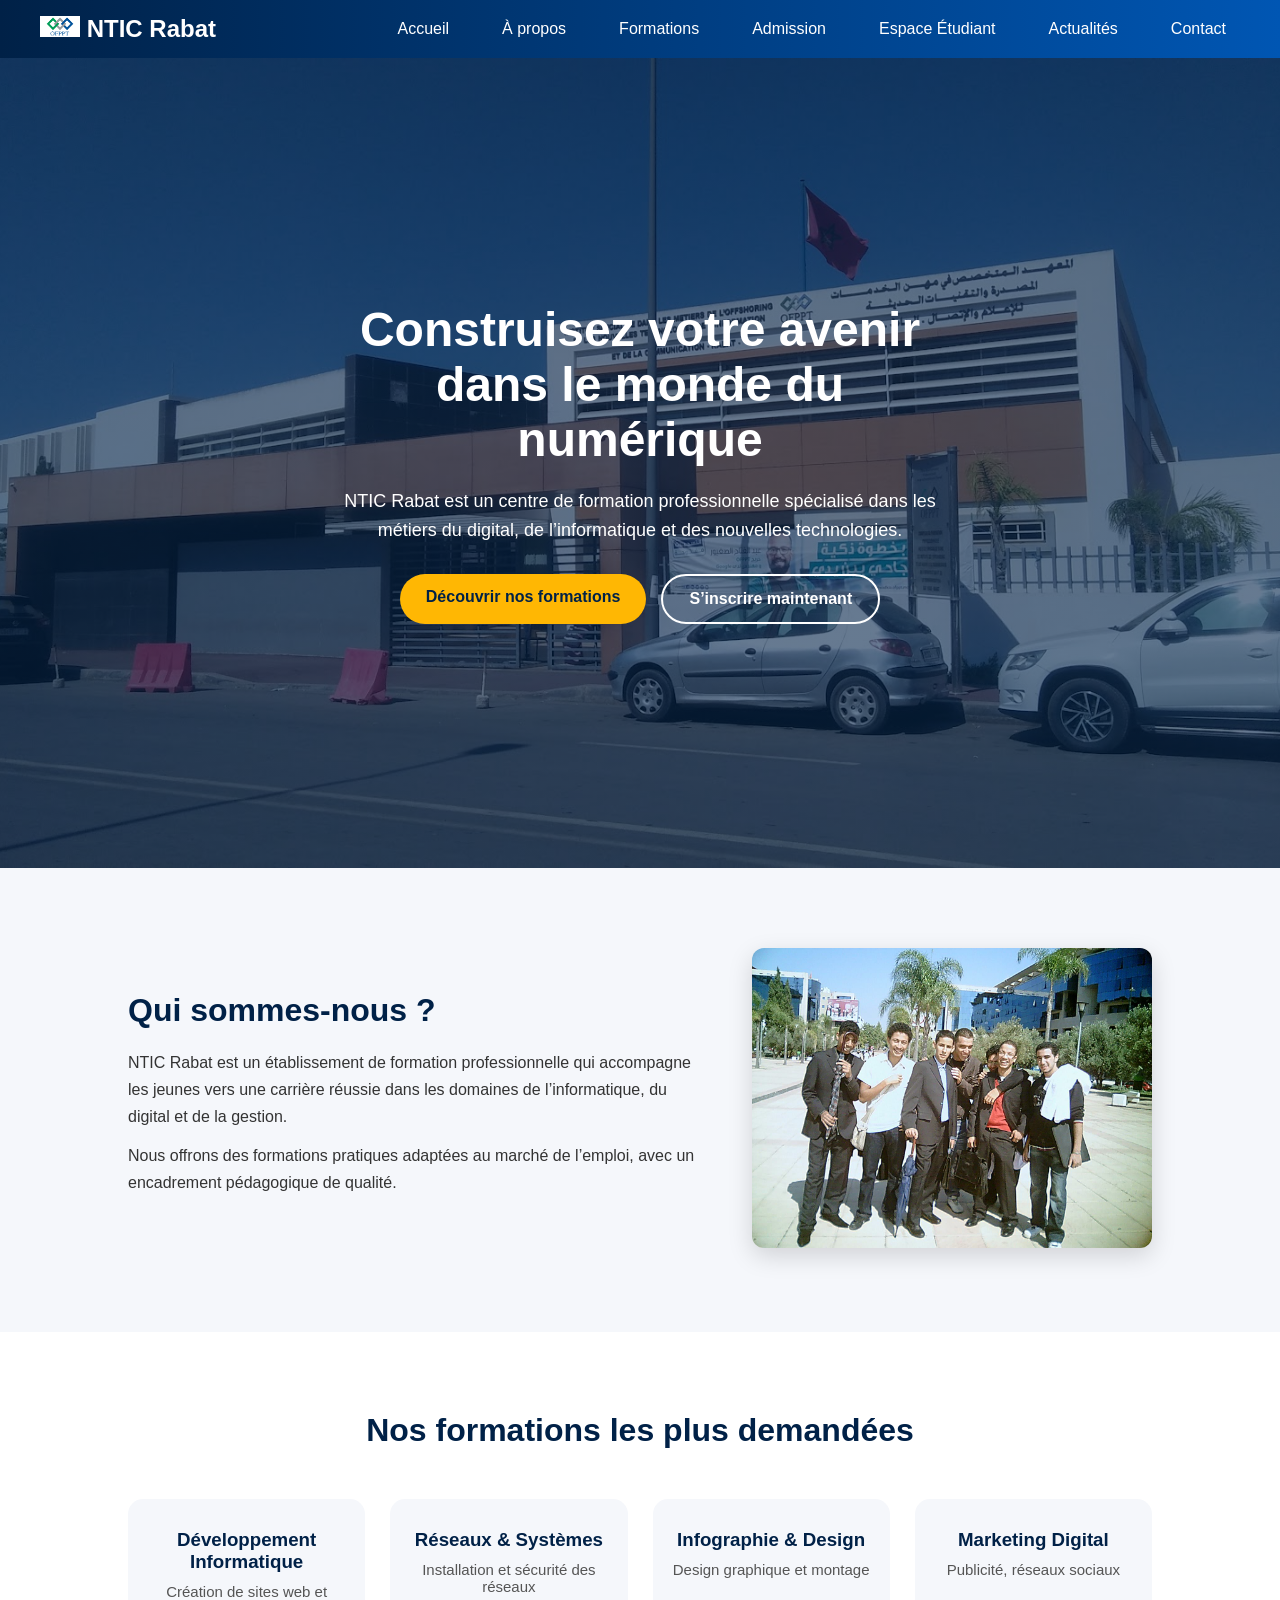
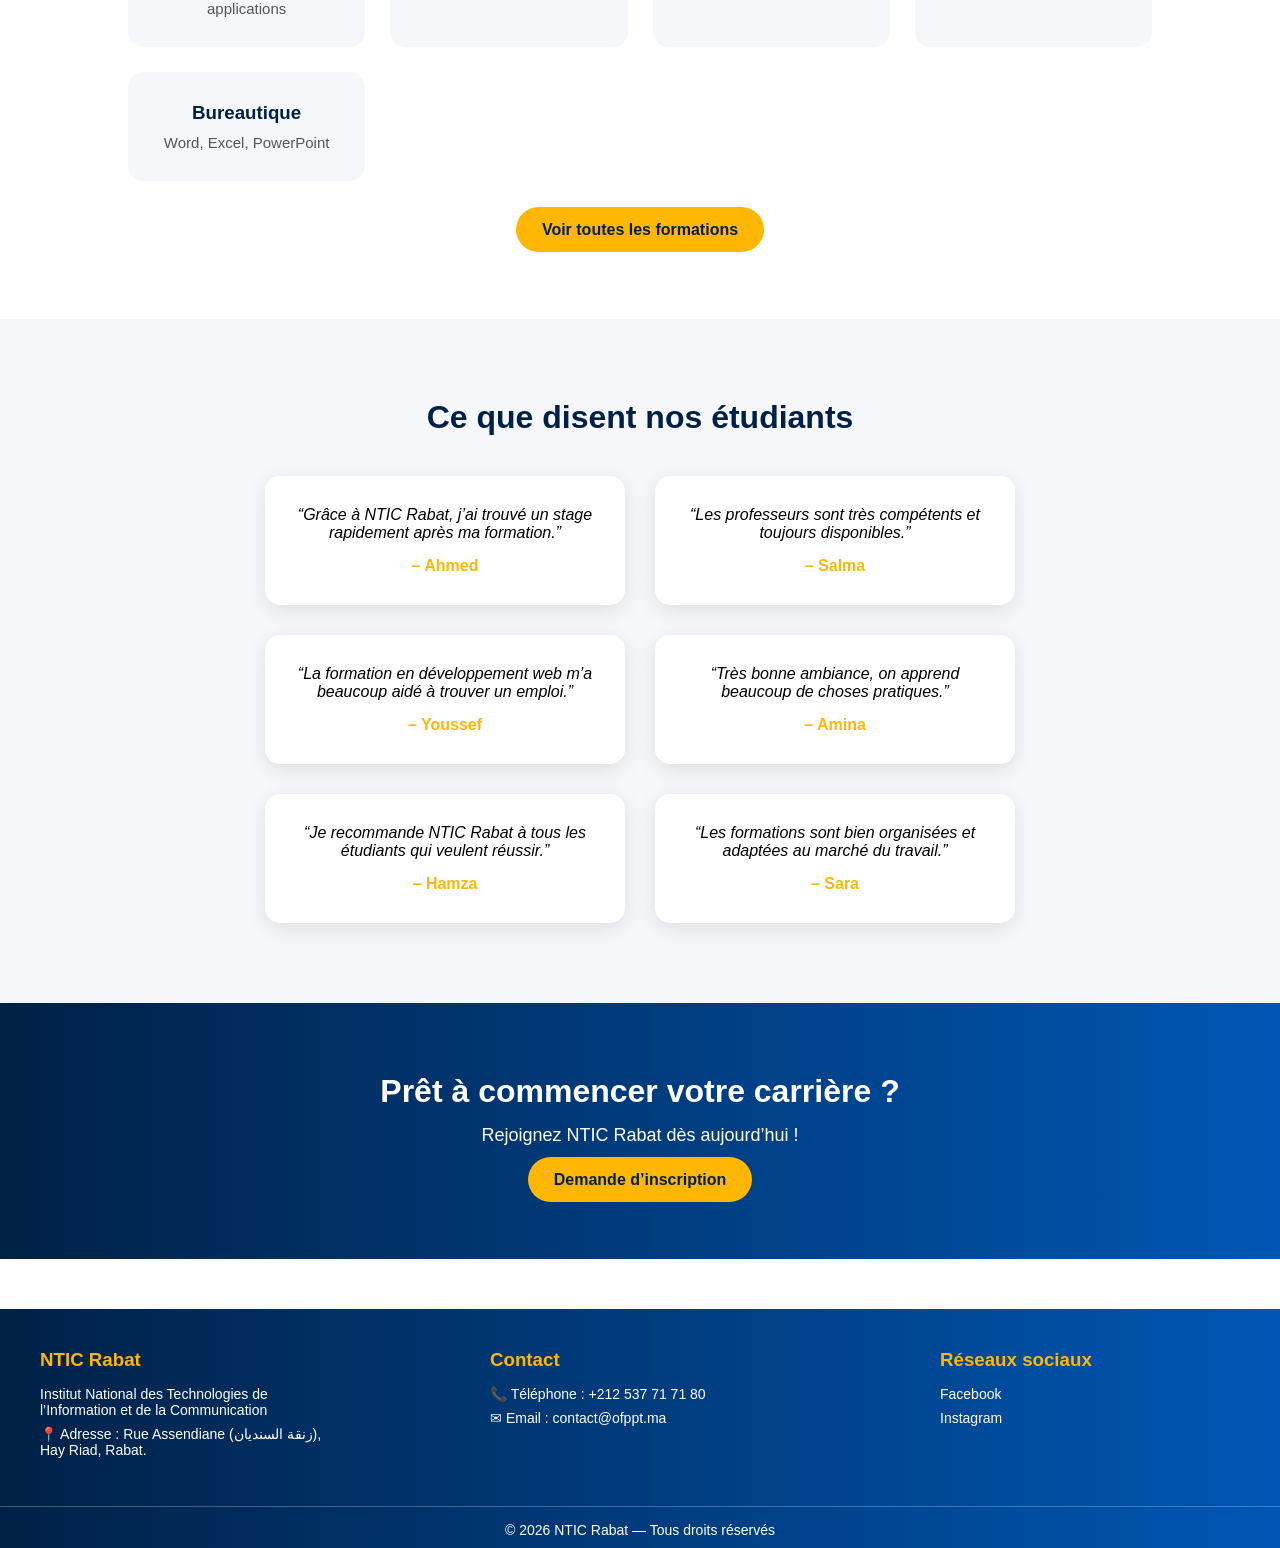
<file: projet ntic/index.html>
<!DOCTYPE html>
<html lang="en">
<head>
    <meta charset="UTF-8">
    <meta name="viewport" content="width=device-width, initial-scale=1.0">
    <title>Projet Ntic</title>
    <link rel="stylesheet" href="style.css">
    <link rel="stylesheet" href="Accueil.css">
</head>
<body>

<header>
        
        <div class="logo"><img src="img/image.png" alt="Ntic-logo">   NTIC Rabat</div>

    <ul class="links">  
        <li><a href="index.html">Accueil</a></li>
        <li><a href="À propos.html">À propos</a></li>
        <li><a href="Formations.html">Formations</a></li>
        <li><a href="Admission.html">Admission</a></li>
        <li><a href="Espace Étudiant.html">Espace Étudiant</a></li>
        <li><a href="Actualités.html">Actualités</a></li>
        <li><a href="Contact.html">Contact</a></li>
    </ul>
    <script>
    const links = document.querySelector('.links');
    const firstLink = links.querySelector('li:first-child a');

    firstLink.addEventListener('click', function(e) {
        e.preventDefault(); // empêcher le lien de naviguer
        links.classList.toggle('show'); // afficher/cacher les autres liens
    });
</script>
</header>


<section class="hero">
    <div class="hero-content">
        <h1>Construisez votre avenir dans le monde du numérique</h1>
        <p>
            NTIC Rabat est un centre de formation professionnelle spécialisé
            dans les métiers du digital, de l’informatique et des nouvelles technologies.
        </p>

        <div class="hero-buttons">
            <a href="Formations.html" class="btn btn-primary">Découvrir nos formations</a>
            <a href="Admission.html" class="btn btn-secondary">S’inscrire maintenant</a>
        </div>
    </div>
</section>


<section class="about">
    <div class="about-container">

        <div class="about-text">
            <h2>Qui sommes-nous ?</h2>
            <p>
                NTIC Rabat est un établissement de formation professionnelle qui accompagne
                les jeunes vers une carrière réussie dans les domaines de l’informatique,
                du digital et de la gestion.
            </p>
            <p>
                Nous offrons des formations pratiques adaptées au marché de l’emploi,
                avec un encadrement pédagogique de qualité.
            </p>
        </div>

        <div class="about-image">
            <img src="img/img condidat.jpg" alt="Étudiants NTIC Rabat">
        </div>

    </div>
</section>


<section class="formations">
    <h2>Nos formations les plus demandées</h2>

    <div class="formations-choix">

        <div class="formation-card">
            <h3>Développement Informatique</h3>
            <p>Création de sites web et applications</p>
        </div>

        <div class="formation-card">
            <h3>Réseaux & Systèmes</h3>
            <p>Installation et sécurité des réseaux</p>
        </div>

        <div class="formation-card">
            <h3>Infographie & Design</h3>
            <p>Design graphique et montage</p>
        </div>

        <div class="formation-card">
            <h3>Marketing Digital</h3>
            <p>Publicité, réseaux sociaux</p>
        </div>

        <div class="formation-card">
            <h3>Bureautique</h3>
            <p>Word, Excel, PowerPoint</p>
        </div>

    </div>

    <div class="formations-btn">
        <a href="Formations.html" class="btn btn-primary">Voir toutes les formations</a>
    </div>
</section>


<section class="commentaire">
    <h2>Ce que disent nos étudiants</h2>

    <div class="commentaire-contenu">

        <div class="commentaire-card">
            <p>“Grâce à NTIC Rabat, j’ai trouvé un stage rapidement après ma formation.”</p>
            <h4>– Ahmed</h4>
        </div>

        <div class="commentaire-card">
            <p>“Les professeurs sont très compétents et toujours disponibles.”</p>
            <h4>– Salma</h4>
        </div>

        <div class="commentaire-card">
            <p>“La formation en développement web m’a beaucoup aidé à trouver un emploi.”</p>
            <h4>– Youssef</h4>
        </div>

        <div class="commentaire-card">
            <p>“Très bonne ambiance, on apprend beaucoup de choses pratiques.”</p>
            <h4>– Amina</h4>
        </div>

        <div class="commentaire-card">
            <p>“Je recommande NTIC Rabat à tous les étudiants qui veulent réussir.”</p>
            <h4>– Hamza</h4>
        </div>

        <div class="commentaire-card">
            <p>“Les formations sont bien organisées et adaptées au marché du travail.”</p>
            <h4>– Sara</h4>
        </div>

    </div>
</section>



<section class="cta">
    <h2>Prêt à commencer votre carrière ?</h2>
    <p>Rejoignez NTIC Rabat dès aujourd’hui !</p>
    <a href="#" class="btn btn-primary">Demande d’inscription</a>
</section>





















<footer class="footer">
    <div class="footer-contenu">

        <div class="dans-footer">
            <h3>NTIC Rabat</h3>
            <p>Institut National des Technologies de l’Information et de la Communication</p>
            <p>📍 Adresse : Rue Assendiane (زنقة السنديان), Hay Riad, Rabat.</p>
        </div>

        <div class="dans-footer">
            <h3>Contact</h3>
            <p>📞 Téléphone : +212 537 71 71 80</p>
            <p>✉ Email : contact@ofppt.ma</p>
        </div>

        <div class="dans-footer">
                <h3>Réseaux sociaux</h3>
                <div class="social-links">
                    <a href="https://www.facebook.com/Ntic.Rabat/?locale=ar_AR">Facebook</a>
                    <a href="https://www.instagram.com/p/DEFkUKJNpbo/">Instagram</a>
                </div>
            </div>

        </div>

        <div class="sous-footer">
            © 2026 NTIC Rabat — Tous droits réservés
        </div>
    </footer>



    </body>
    </html>
</file>
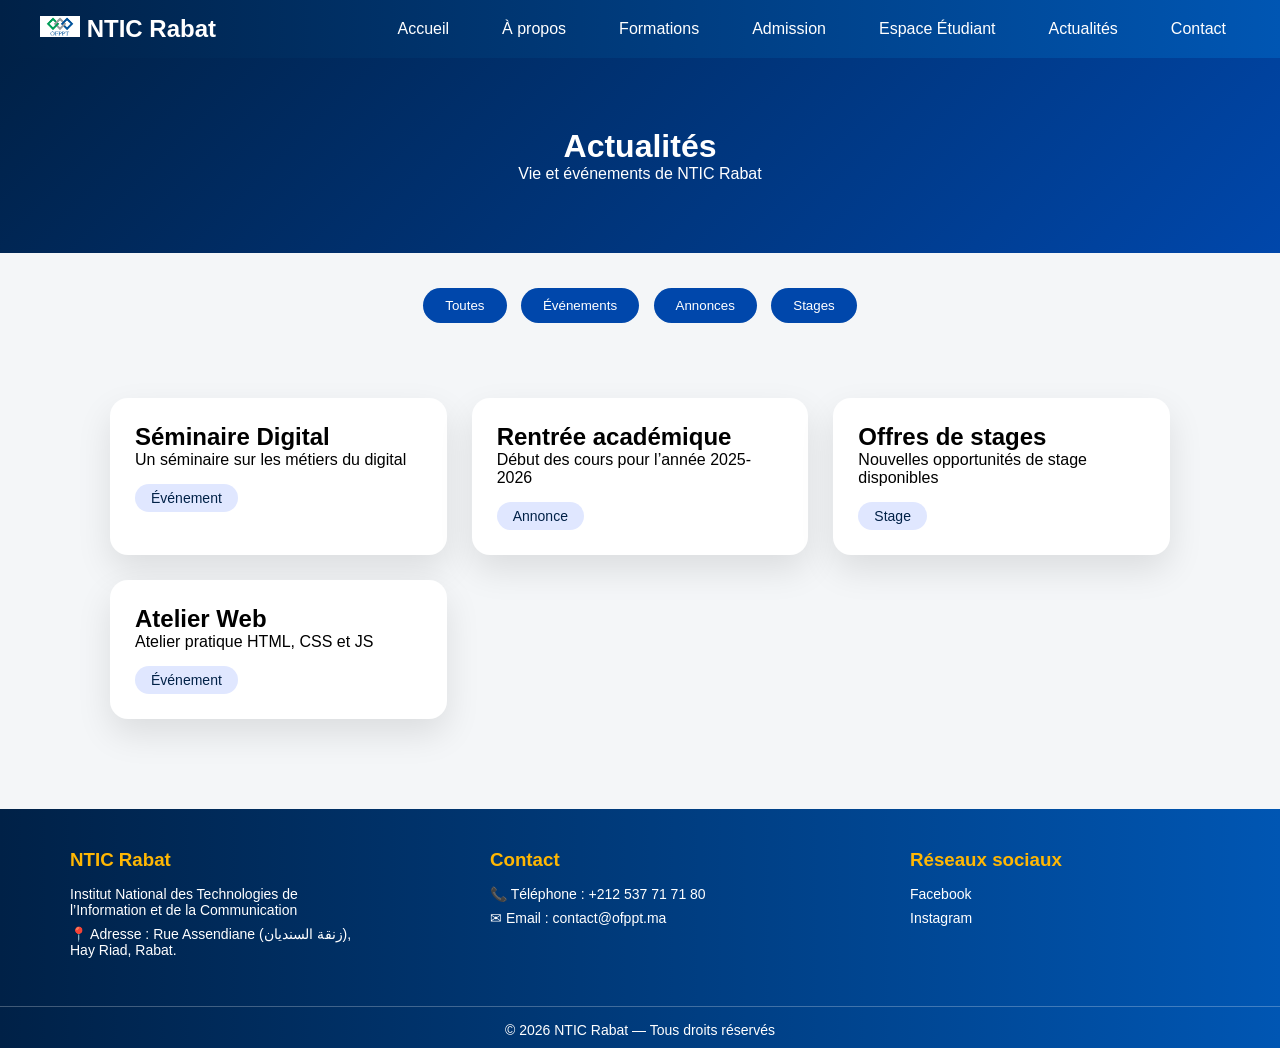
<file: projet ntic/Actualités.html>
<!DOCTYPE html>
<html lang="en">
<head>
    <meta charset="UTF-8">
    <meta name="viewport" content="width=device-width, initial-scale=1.0">
    <title>Projet Ntic</title>
    <link rel="stylesheet" href="style.css">
    <link rel="stylesheet" href="Actualités.css">
</head>
<body>

<header>
        
        <div class="logo"><img src="img/image.png" alt="Ntic-logo">   NTIC Rabat</div>

    <ul class="links">  
        <li><a href="index.html">Accueil</a></li>
        <li><a href="À propos.html">À propos</a></li>
        <li><a href="Formations.html">Formations</a></li>
        <li><a href="Admission.html">Admission</a></li>
        <li><a href="Espace Étudiant.html">Espace Étudiant</a></li>
        <li><a href="Actualités.html">Actualités</a></li>
        <li><a href="Contact.html">Contact</a></li>
    </ul>
</header>




<div class="top">
    <h1>Actualités</h1>
    <p>Vie et événements de NTIC Rabat</p>
</div>

<section class="filters">
    <button onclick="filterNews('all')">Toutes</button>
    <button onclick="filterNews('event')">Événements</button>
    <button onclick="filterNews('info')">Annonces</button>
    <button onclick="filterNews('stage')">Stages</button>
</section>

<main class="news">

    <article class="card event" onclick="openModal(this)">
        <h2>Séminaire Digital</h2>
        <p>Un séminaire sur les métiers du digital</p>
        <span>Événement</span>
    </article>

    <article class="card info" onclick="openModal(this)">
        <h2>Rentrée académique</h2>
        <p>Début des cours pour l’année 2025-2026</p>
        <span>Annonce</span>
    </article>

    <article class="card stage" onclick="openModal(this)">
        <h2>Offres de stages</h2>
        <p>Nouvelles opportunités de stage disponibles</p>
        <span>Stage</span>
    </article>

    <article class="card event" onclick="openModal(this)">
        <h2>Atelier Web</h2>
        <p>Atelier pratique HTML, CSS et JS</p>
        <span>Événement</span>
    </article>

</main>

<div class="modal" id="modal">
    <div class="modal-content">
        <h3 id="modalTitle"></h3>
        <p id="modalText"></p>
        <button onclick="closeModal()">Fermer</button>
    </div>
</div>

<script>
const modal=document.getElementById("modal")
const title=document.getElementById("modalTitle")
const text=document.getElementById("modalText")

function openModal(card){
    title.textContent=card.querySelector("h2").textContent
    text.textContent=card.querySelector("p").textContent
    modal.style.display="flex"
}
function closeModal(){
    modal.style.display="none"
}
function filterNews(type){
    document.querySelectorAll(".card").forEach(c=>{
        c.style.display=type==="all"||c.classList.contains(type)?"block":"none"
    })
}
</script>
















<footer class="footer">
    <div class="footer-contenu">

        <div class="dans-footer">
            <h3>NTIC Rabat</h3>
            <p>Institut National des Technologies de l’Information et de la Communication</p>
            <p>📍 Adresse : Rue Assendiane (زنقة السنديان), Hay Riad, Rabat.</p>
        </div>

        <div class="dans-footer">
            <h3>Contact</h3>
            <p>📞 Téléphone : +212 537 71 71 80</p>
            <p>✉ Email : contact@ofppt.ma</p>
        </div>

        <div class="dans-footer">
                <h3>Réseaux sociaux</h3>
                <div class="social-links">
                    <a href="https://www.facebook.com/Ntic.Rabat/?locale=ar_AR">Facebook</a>
                    <a href="https://www.instagram.com/p/DEFkUKJNpbo/">Instagram</a>
                </div>
            </div>

        </div>

        <div class="sous-footer">
            © 2026 NTIC Rabat — Tous droits réservés
        </div>
    </footer>



    </body>
    </html>
</file>
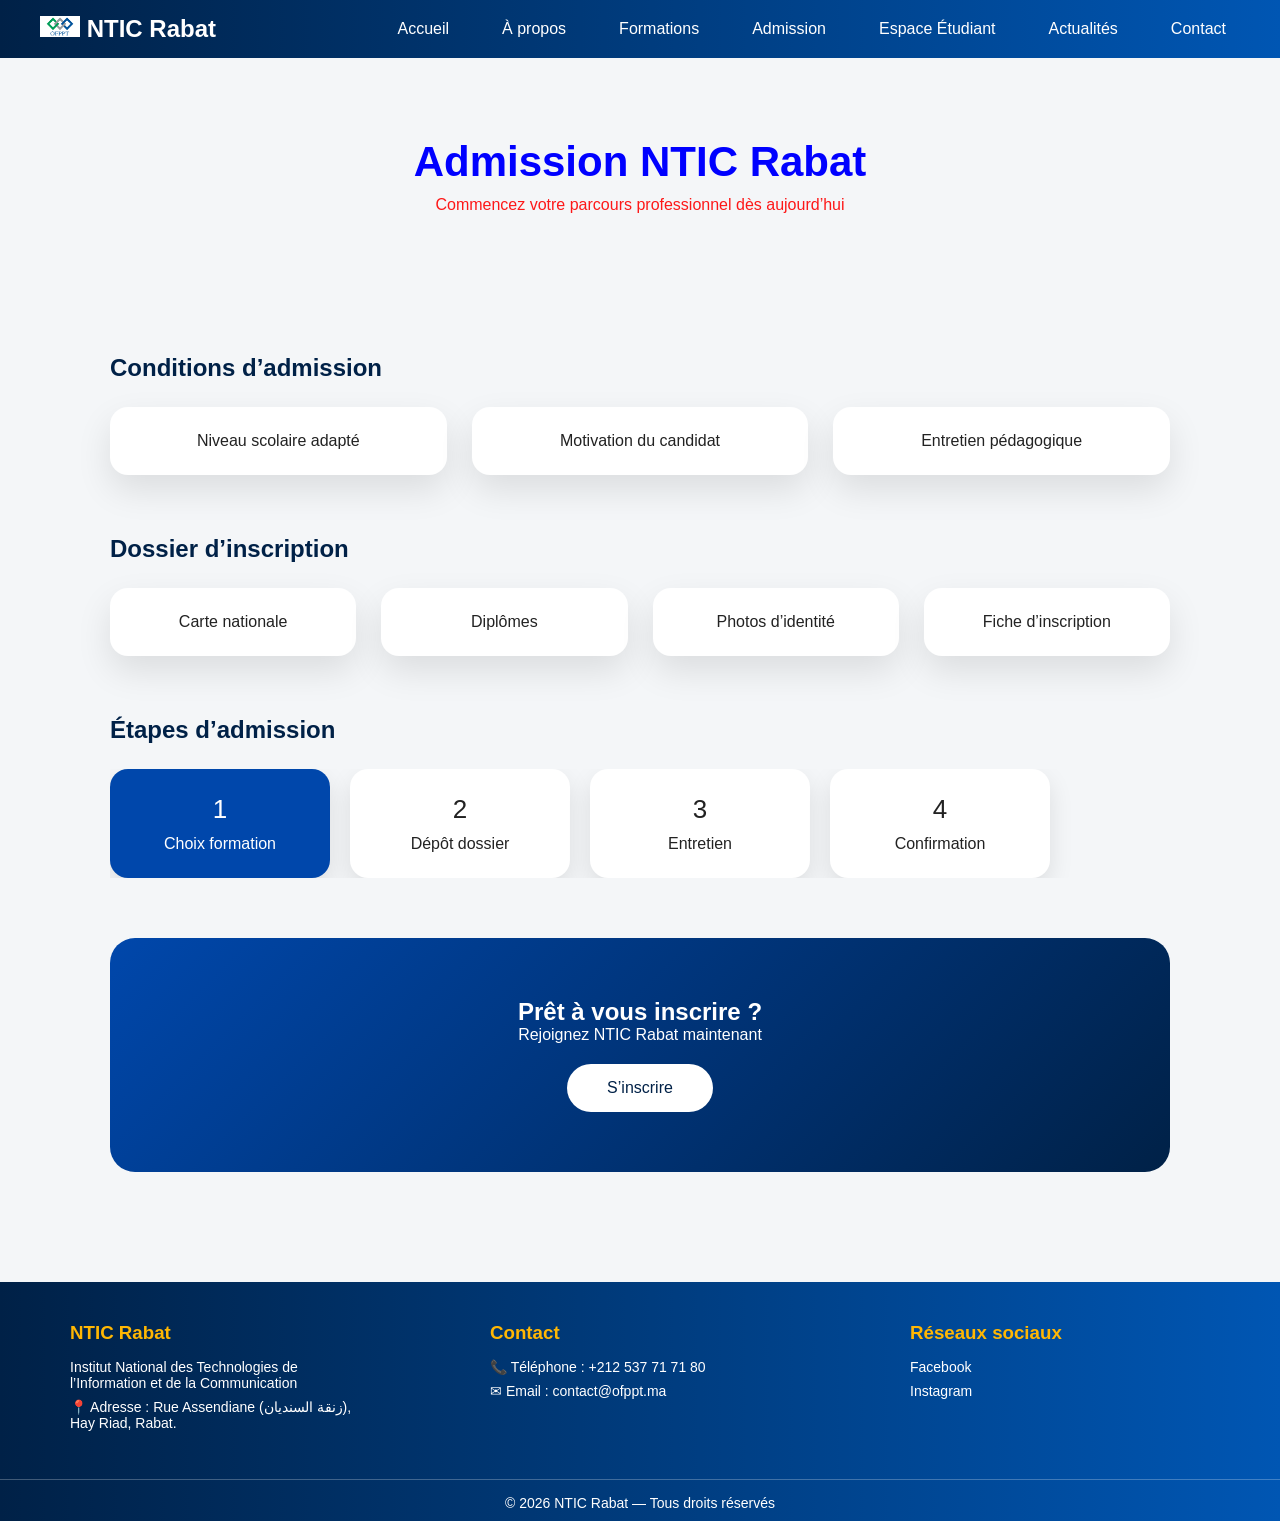
<file: projet ntic/Admission.html>
<!DOCTYPE html>
<html lang="en">
<head>
    <meta charset="UTF-8">
    <meta name="viewport" content="width=device-width, initial-scale=1.0">
    <title>Projet Ntic</title>
    <link rel="stylesheet" href="style.css">
    <link rel="stylesheet" href="Admission.css">
</head>
<body>

<header>
        
        <div class="logo"><img src="img/image.png" alt="Ntic-logo">   NTIC Rabat</div>

    <ul class="links">  
        <li><a href="index.html">Accueil</a></li>
        <li><a href="À propos.html">À propos</a></li>
        <li><a href="Formations.html">Formations</a></li>
        <li><a href="Admission.html">Admission</a></li>
        <li><a href="Espace Étudiant.html">Espace Étudiant</a></li>
        <li><a href="Actualités.html">Actualités</a></li>
        <li><a href="Contact.html">Contact</a></li>
    </ul>
</header>



<div class="title">
    <h1>Admission NTIC Rabat</h1>
    <p>Commencez votre parcours professionnel dès aujourd’hui</p>
</div>

<main class="container">

<section class="section">
    <h2>Conditions d’admission</h2>
    <div class="grid">
        <div class="card">Niveau scolaire adapté</div>
        <div class="card">Motivation du candidat</div>
        <div class="card">Entretien pédagogique</div>
    </div>
</section>

<section class="section">
    <h2>Dossier d’inscription</h2>
    <div class="grid">
        <div class="card">Carte nationale</div>
        <div class="card">Diplômes</div>
        <div class="card">Photos d’identité</div>
        <div class="card">Fiche d’inscription</div>
    </div>
</section>

<section class="section">
    <h2>Étapes d’admission</h2>
    <div class="timeline" id="timeline">
        <div class="step active"><span>1</span>Choix formation</div>
        <div class="step"><span>2</span>Dépôt dossier</div>
        <div class="step"><span>3</span>Entretien</div>
        <div class="step"><span>4</span>Confirmation</div>
    </div>
</section>

<section class="cta">
    <h2>Prêt à vous inscrire ?</h2>
    <p>Rejoignez NTIC Rabat maintenant</p>
    <button onclick="openModal()">S’inscrire</button>
</section>

</main>

<div class="modal" id="modal">
    <div class="modal-content">
        <h3>Inscription</h3>
        <input type="text" placeholder="Nom complet">
        <input type="email" placeholder="Email">
        <input type="text" placeholder="Formation">
        <button onclick="closeModal()">Envoyer</button>
    </div>
</div>

<script>
const steps=document.querySelectorAll(".step")
let i=0
setInterval(()=>{
    steps.forEach(s=>s.classList.remove("active"))
    steps[i].classList.add("active")
    i=(i+1)%steps.length
},2000)

function openModal(){
    document.getElementById("modal").style.display="flex"
}
function closeModal(){
    document.getElementById("modal").style.display="none"
}
</script>


















<footer class="footer">
    <div class="footer-contenu">

        <div class="dans-footer">
            <h3>NTIC Rabat</h3>
            <p>Institut National des Technologies de l’Information et de la Communication</p>
            <p>📍 Adresse : Rue Assendiane (زنقة السنديان), Hay Riad, Rabat.</p>
        </div>

        <div class="dans-footer">
            <h3>Contact</h3>
            <p>📞 Téléphone : +212 537 71 71 80</p>
            <p>✉ Email : contact@ofppt.ma</p>
        </div>

        <div class="dans-footer">
                <h3>Réseaux sociaux</h3>
                <div class="social-links">
                    <a href="https://www.facebook.com/Ntic.Rabat/?locale=ar_AR">Facebook</a>
                    <a href="https://www.instagram.com/p/DEFkUKJNpbo/">Instagram</a>
                </div>
            </div>

        </div>

        <div class="sous-footer">
            © 2026 NTIC Rabat — Tous droits réservés
        </div>
    </footer>



    </body>
    </html>
</file>
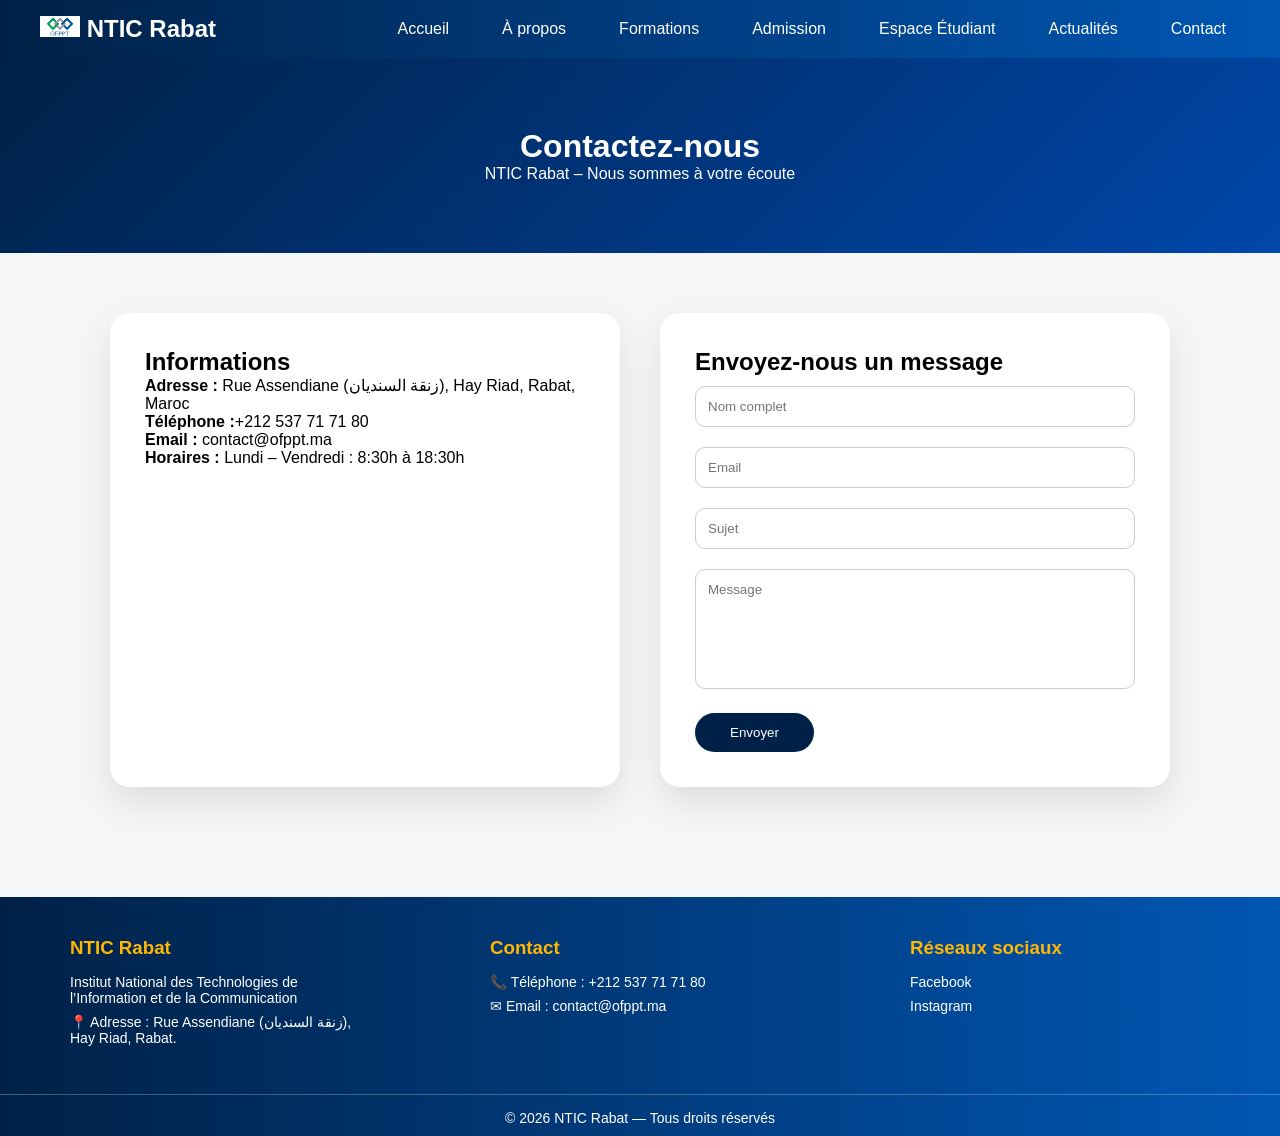
<file: projet ntic/Contact.html>
<!DOCTYPE html>
<html lang="en">
<head>
    <meta charset="UTF-8">
    <meta name="viewport" content="width=device-width, initial-scale=1.0">
    <title>Projet Ntic</title>
    <link rel="stylesheet" href="style.css">
    <link rel="stylesheet" href="Contact.css">
</head>
<body>

<header>
        
        <div class="logo"><img src="img/image.png" alt="Ntic-logo">   NTIC Rabat</div>

    <ul class="links">  
        <li><a href="index.html">Accueil</a></li>
        <li><a href="À propos.html">À propos</a></li>
        <li><a href="Formations.html">Formations</a></li>
        <li><a href="Admission.html">Admission</a></li>
        <li><a href="Espace Étudiant.html">Espace Étudiant</a></li>
        <li><a href="Actualités.html">Actualités</a></li>
        <li><a href="Contact.html">Contact</a></li>
    </ul>
</header>




<div class="top">
    <h1>Contactez-nous</h1>
    <p>NTIC Rabat – Nous sommes à votre écoute</p>
</div>

<main class="contact">

    <section class="info">
        <h2>Informations</h2>
        <p><strong>Adresse :</strong>  Rue Assendiane (زنقة السنديان), Hay Riad, Rabat, Maroc</p>
        <p><strong>Téléphone :</strong>+212 537 71 71 80</p>
        <p><strong>Email :</strong> contact@ofppt.ma</p>
        <p><strong>Horaires :</strong> Lundi – Vendredi : 8:30h à 18:30h</p>
    </section>

    <section class="form">
        <h2>Envoyez-nous un message</h2>
        <input type="text" placeholder="Nom complet">
        <input type="email" placeholder="Email">
        <input type="text" placeholder="Sujet">
        <textarea placeholder="Message"></textarea>
        <button onclick="sendMessage()">Envoyer</button>
    </section>

</main>

<div class="env" id="env">
    <div class="env-box">
        <h3>Message envoyé</h3>
        <p>Merci de nous avoir contactés</p>
        <button onclick="closePopup()">Fermer</button>
    </div>
</div>

<script>
function sendMessage(){
    document.getElementById("env").style.display="flex"
}
function closePopup(){
    document.getElementById("env").style.display="none"
}
</script>

















<footer class="footer">
    <div class="footer-contenu">

        <div class="dans-footer">
            <h3>NTIC Rabat</h3>
            <p>Institut National des Technologies de l’Information et de la Communication</p>
            <p>📍 Adresse : Rue Assendiane (زنقة السنديان), Hay Riad, Rabat.</p>
        </div>

        <div class="dans-footer">
            <h3>Contact</h3>
            <p>📞 Téléphone : +212 537 71 71 80</p>
            <p>✉ Email : contact@ofppt.ma</p>
        </div>

        <div class="dans-footer">
                <h3>Réseaux sociaux</h3>
                <div class="social-links">
                    <a href="https://www.facebook.com/Ntic.Rabat/?locale=ar_AR">Facebook</a>
                    <a href="https://www.instagram.com/p/DEFkUKJNpbo/">Instagram</a>
                </div>
            </div>

        </div>

        <div class="sous-footer">
            © 2026 NTIC Rabat — Tous droits réservés
        </div>
    </footer>



    </body>
    </html>
</file>
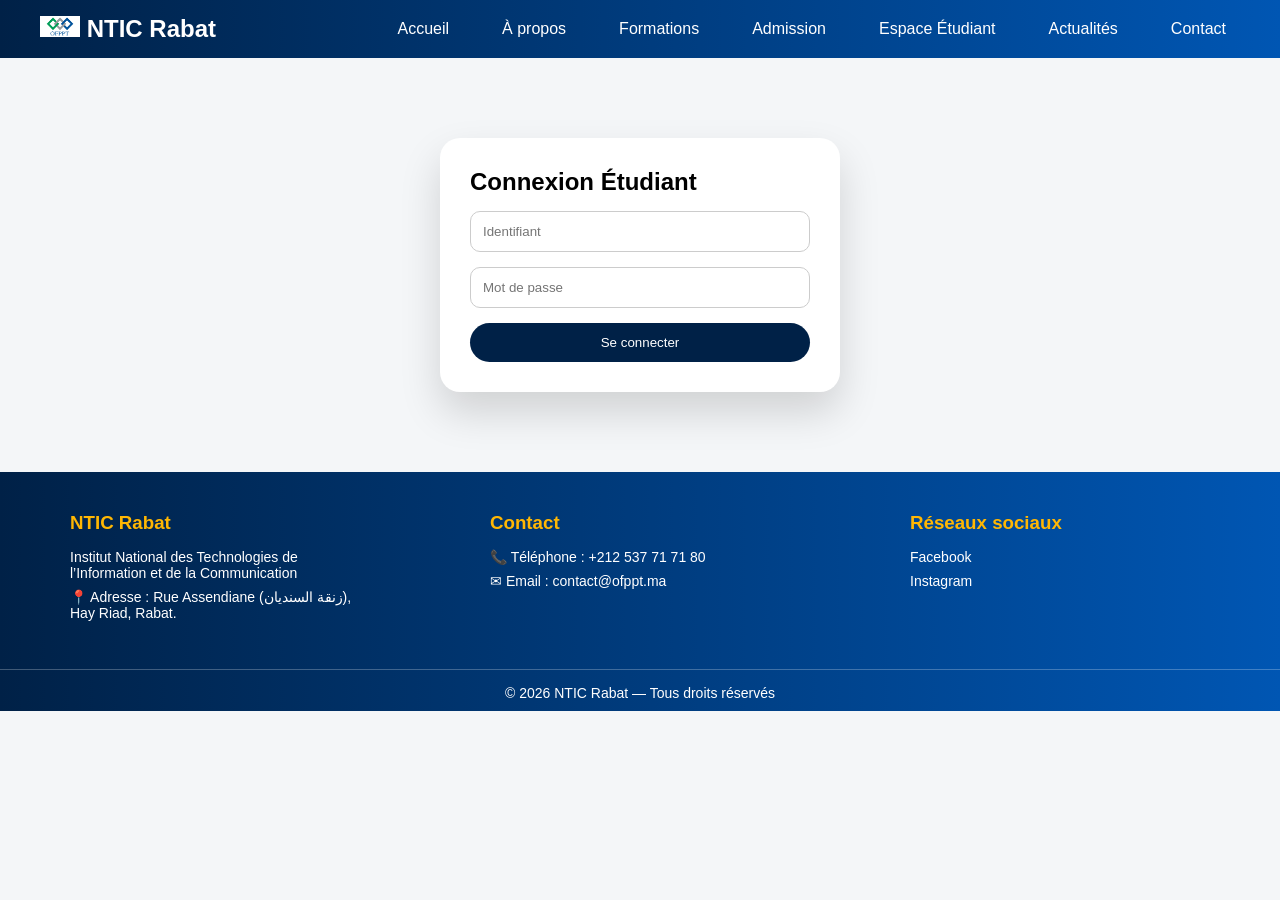
<file: projet ntic/Espace Étudiant.html>
<!DOCTYPE html>
<html lang="en">
<head>
    <meta charset="UTF-8">
    <meta name="viewport" content="width=device-width, initial-scale=1.0">
    <title>Projet Ntic</title>
    <link rel="stylesheet" href="style.css">
    <link rel="stylesheet" href="Espace Étudiant.css">
</head>
<body>

<header>
        
        <div class="logo"><img src="img/image.png" alt="Ntic-logo">   NTIC Rabat</div>

    <ul class="links">  
        <li><a href="index.html">Accueil</a></li>
        <li><a href="À propos.html">À propos</a></li>
        <li><a href="Formations.html">Formations</a></li>
        <li><a href="Admission.html">Admission</a></li>
        <li><a href="Espace Étudiant.html">Espace Étudiant</a></li>
        <li><a href="Actualités.html">Actualités</a></li>
        <li><a href="Contact.html">Contact</a></li>
    </ul>
</header>


 
<div class="login" id="login">
    <h2>Connexion Étudiant</h2>
    <input type="text" id="user" placeholder="Identifiant">
    <input type="password" id="pass" placeholder="Mot de passe">
    <button onclick="login()">Se connecter</button>
</div>

<main class="dsb" id="dsb">
    <nav>
        <button onclick="showSection('profil')">Profil</button>
        <button onclick="showSection('emploi')">Emploi du temps</button>
        <button onclick="showSection('notes')">Notes</button>
        <button onclick="showSection('docs')">Documents</button>
        <button onclick="logout()">Déconnexion</button>
    </nav>

    <section id="profil" class="content active">
        <h2>Profil Étudiant</h2>
        <p>Nom : Étudiant NTIC</p>
        <p>Formation : Développement Informatique</p>
        <p>Année : 2025 / 2026</p>
    </section>

    <section id="emploi" class="content">
        <h2>Emploi du temps</h2>
        <ul>
            <li>Lundi : Développement Web</li>
            <li>Mardi : Réseaux</li>
            <li>Mercredi : Design</li>
        </ul>
    </section>

    <section id="notes" class="content">
        <h2>Notes</h2>
        <p>HTML / CSS : 15</p>
        <p>JavaScript : 14</p>
        <p>Réseaux : 13</p>
    </section>

    <section id="docs" class="content">
        <h2>Documents</h2>
        <ul>
            <li>Cours HTML</li>
            <li>Cours CSS</li>
            <li>Cours JavaScript</li>
        </ul>
    </section>
</main>


<script>
function login(){
    document.getElementById("login").style.display="none"
    document.getElementById("dsb").style.display="block"
}
function logout(){
    document.getElementById("dsb").style.display="none"
    document.getElementById("login").style.display="flex"
}
function showSection(id){
    document.querySelectorAll(".content").forEach(s=>s.classList.remove("active"))
    document.getElementById(id).classList.add("active")
}
</script>

















<footer class="footer">
    <div class="footer-contenu">

        <div class="dans-footer">
            <h3>NTIC Rabat</h3>
            <p>Institut National des Technologies de l’Information et de la Communication</p>
            <p>📍 Adresse : Rue Assendiane (زنقة السنديان), Hay Riad, Rabat.</p>
        </div>

        <div class="dans-footer">
            <h3>Contact</h3>
            <p>📞 Téléphone : +212 537 71 71 80</p>
            <p>✉ Email : contact@ofppt.ma</p>
        </div>

        <div class="dans-footer">
                <h3>Réseaux sociaux</h3>
                <div class="social-links">
                    <a href="https://www.facebook.com/Ntic.Rabat/?locale=ar_AR">Facebook</a>
                    <a href="https://www.instagram.com/p/DEFkUKJNpbo/">Instagram</a>
                </div>
            </div>

        </div>

        <div class="sous-footer">
            © 2026 NTIC Rabat — Tous droits réservés
        </div>
    </footer>



    </body>
    </html>
</file>
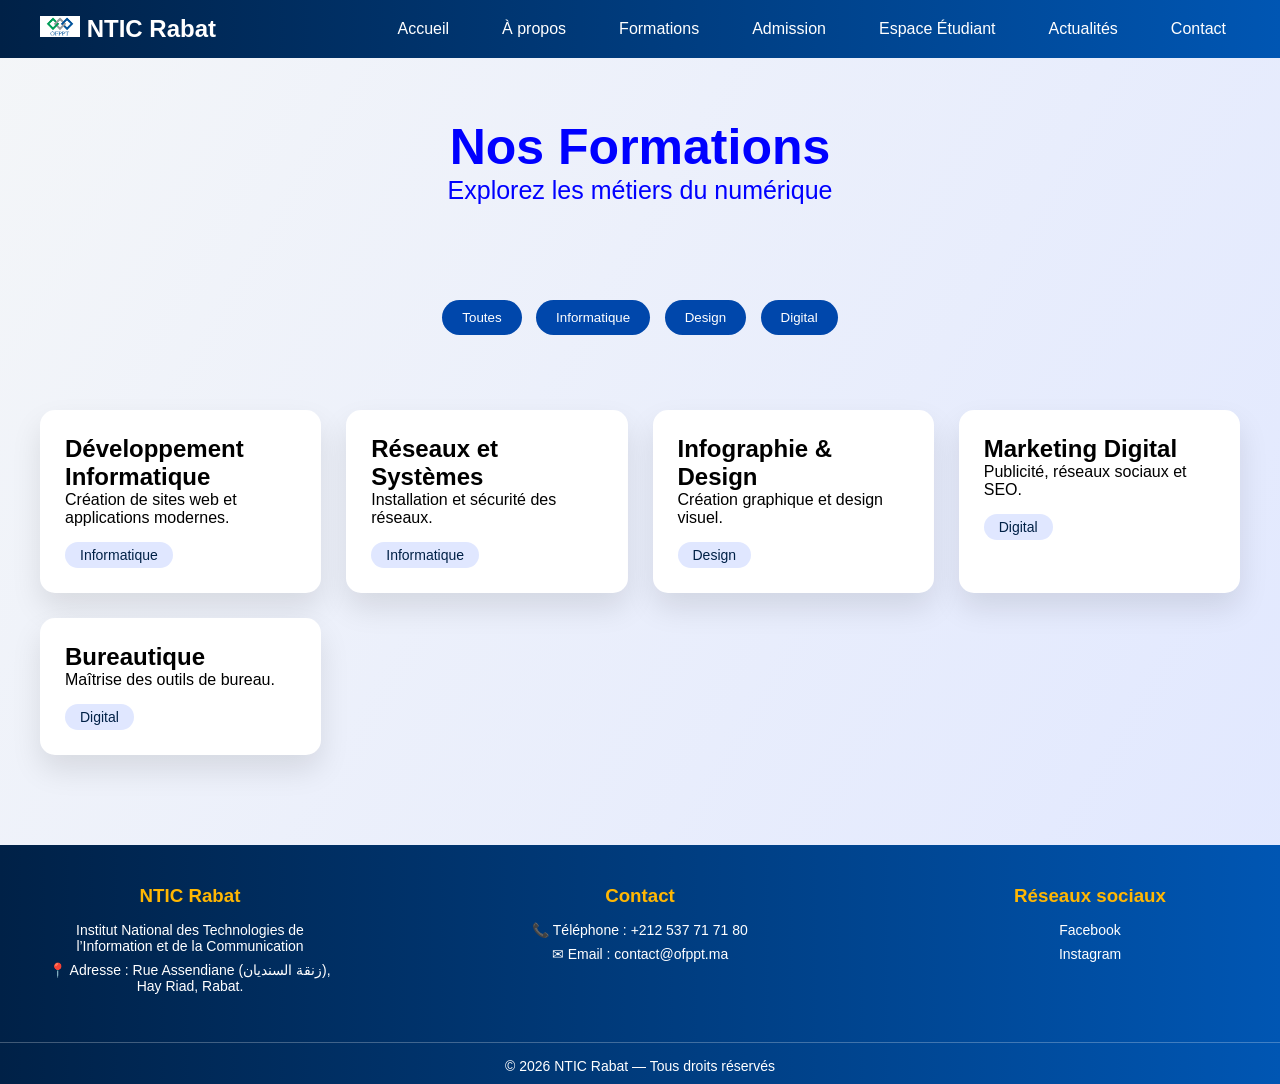
<file: projet ntic/Formations.html>
<!DOCTYPE html>
<html lang="en">
<head>
    <meta charset="UTF-8">
    <meta name="viewport" content="width=device-width, initial-scale=1.0">
    <title>Projet Ntic</title>
    <link rel="stylesheet" href="style.css">
    <link rel="stylesheet" href="Formations.css">
</head>
<body>

<header>
        
        <div class="logo"><img src="img/image.png" alt="Ntic-logo">   NTIC Rabat</div>

    <ul class="links">  
        <li><a href="index.html">Accueil</a></li>
        <li><a href="À propos.html">À propos</a></li>
        <li><a href="Formations.html">Formations</a></li>
        <li><a href="Admission.html">Admission</a></li>
        <li><a href="Espace Étudiant.html">Espace Étudiant</a></li>
        <li><a href="Actualités.html">Actualités</a></li>
        <li><a href="Contact.html">Contact</a></li>
    </ul>
</header>



<div class="title">
    <h1>Nos Formations</h1>
    <p>Explorez les métiers du numérique</p>
</div>

<section class="controls">
    <button onclick="filterFormations('all')">Toutes</button>
    <button onclick="filterFormations('info')">Informatique</button>
    <button onclick="filterFormations('design')">Design</button>
    <button onclick="filterFormations('digital')">Digital</button>
</section>

<section class="formations">

    <div class="formation info">
        <h2>Développement Informatique</h2>
        <p>Création de sites web et applications modernes.</p>
        <span>Informatique</span>
    </div>

    <div class="formation info">
        <h2>Réseaux et Systèmes</h2>
        <p>Installation et sécurité des réseaux.</p>
        <span>Informatique</span>
    </div>

    <div class="formation design">
        <h2>Infographie & Design</h2>
        <p>Création graphique et design visuel.</p>
        <span>Design</span>
    </div>

    <div class="formation digital">
        <h2>Marketing Digital</h2>
        <p>Publicité, réseaux sociaux et SEO.</p>
        <span>Digital</span>
    </div>

    <div class="formation digital">
        <h2>Bureautique</h2>
        <p>Maîtrise des outils de bureau.</p>
        <span>Digital</span>
    </div>

</section>

<div class="modal" id="modal">
    <div class="modal-content">
        <h3 id="modalTitle"></h3>
        <p id="modalText"></p>
        <button onclick="closeModal()">Fermer</button>
    </div>
</div>

















<footer class="footer">
    <div class="footer-contenu">

        <div class="dans-footer">
            <h3>NTIC Rabat</h3>
            <p>Institut National des Technologies de l’Information et de la Communication</p>
            <p>📍 Adresse : Rue Assendiane (زنقة السنديان), Hay Riad, Rabat.</p>
        </div>

        <div class="dans-footer">
            <h3>Contact</h3>
            <p>📞 Téléphone : +212 537 71 71 80</p>
            <p>✉ Email : contact@ofppt.ma</p>
        </div>

        <div class="dans-footer">
                <h3>Réseaux sociaux</h3>
                <div class="social-links">
                    <a href="https://www.facebook.com/Ntic.Rabat/?locale=ar_AR">Facebook</a>
                    <a href="https://www.instagram.com/p/DEFkUKJNpbo/">Instagram</a>
                </div>
            </div>

        </div>

        <div class="sous-footer">
            © 2026 NTIC Rabat — Tous droits réservés
        </div>
    </footer>



    <script>
const modal=document.getElementById("modal")
const title=document.getElementById("modalTitle")
const text=document.getElementById("modalText")

function openModal(card){
    title.textContent=card.querySelector("h2").textContent
    text.textContent=card.querySelector("p").textContent
    modal.style.display="flex"
}
function closeModal(){
    modal.style.display="none"
}
function filter(type){
    document.querySelectorAll(".card").forEach(card=>{
        card.style.display=
        type==="all"||card.classList.contains(type)
        ?"block":"none"
    })
}
</script>



    </body>
    </html>
</file>
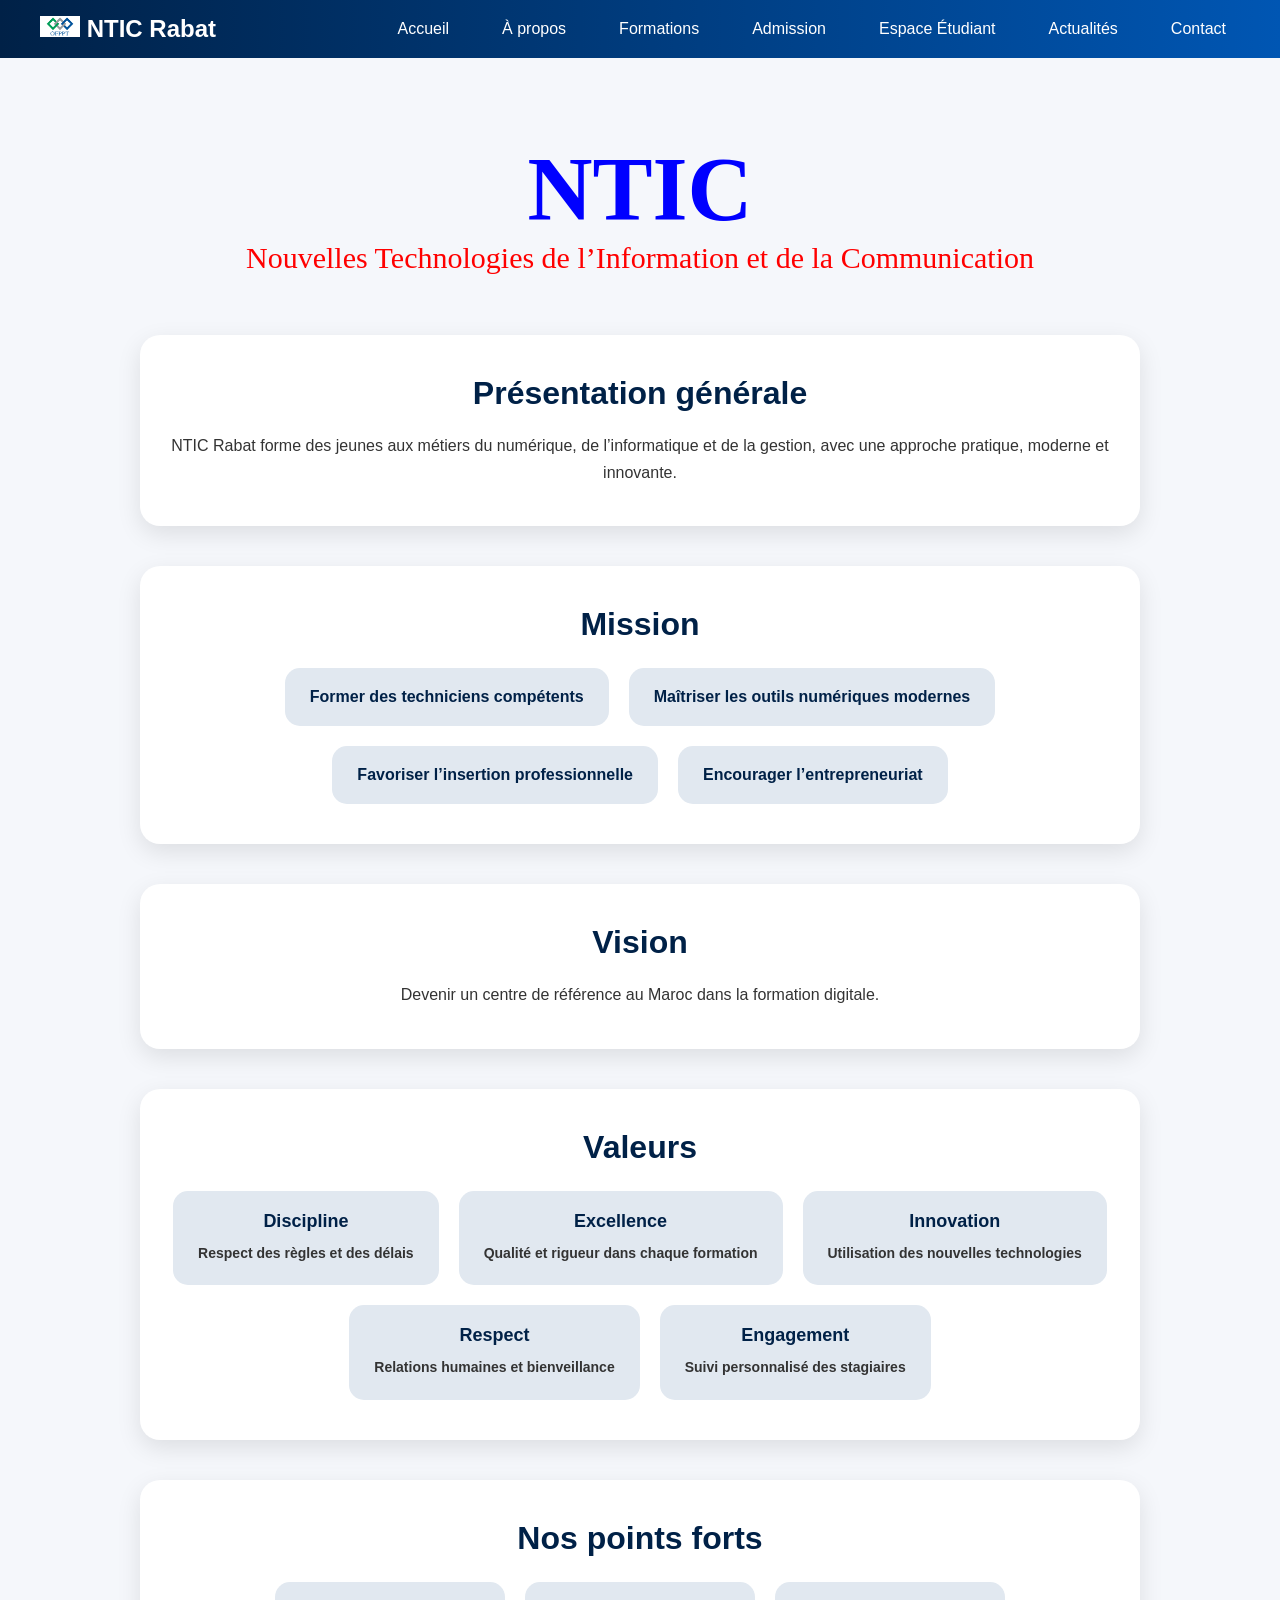
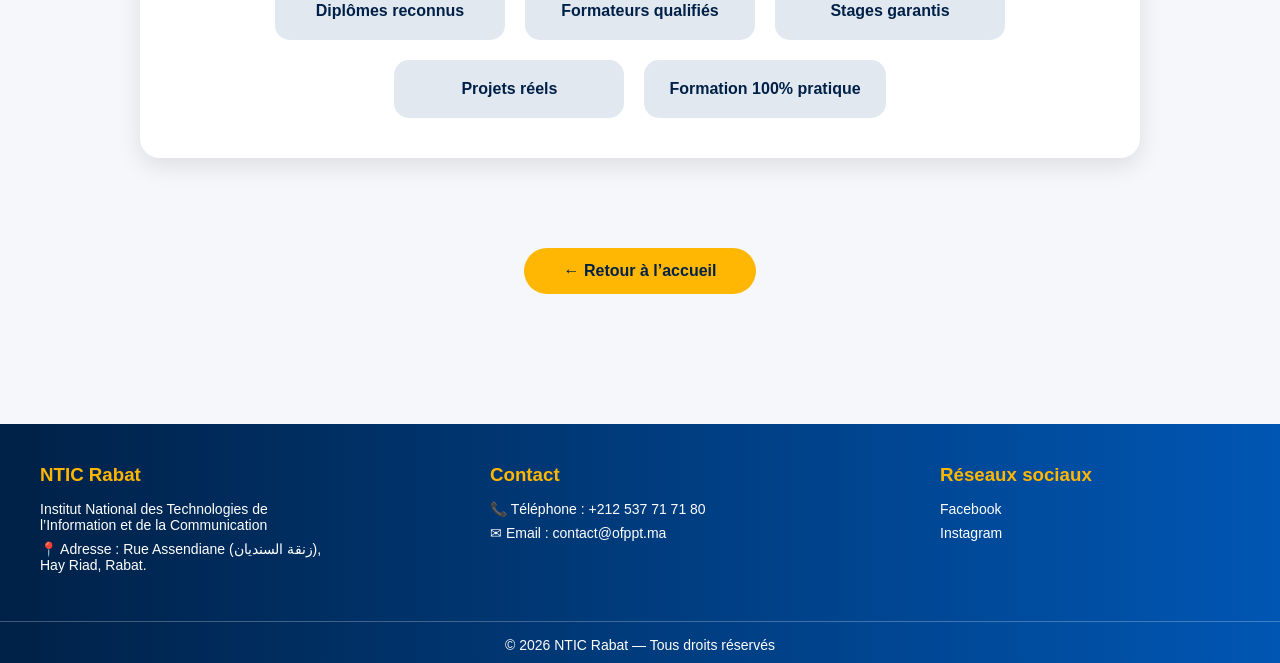
<file: projet ntic/À propos.html>
<!DOCTYPE html>
<html lang="en">
<head>
    <meta charset="UTF-8">
    <meta name="viewport" content="width=device-width, initial-scale=1.0">
    <title>Projet Ntic</title>
    <link rel="stylesheet" href="style.css">
    <link rel="stylesheet" href="À propos.css">
</head>
<body>

<header>
        
        <div class="logo"><img src="img/image.png" alt="Ntic-logo">   NTIC Rabat</div>

    <ul class="links">  
        <li><a href="index.html">Accueil</a></li>
        <li><a href="À propos.html">À propos</a></li>
        <li><a href="Formations.html">Formations</a></li>
        <li><a href="Admission.html">Admission</a></li>
        <li><a href="Espace Étudiant.html">Espace Étudiant</a></li>
        <li><a href="Actualités.html">Actualités</a></li>
        <li><a href="Contact.html">Contact</a></li>
    </ul>
</header>



<main class="about">

<section class="intro">
    <h1>NTIC</h1>
    <p class="abrev">Nouvelles Technologies de l’Information et de la Communication</p>
</section>

<section class="card">
    <h2>Présentation générale</h2>
    <p>
        NTIC Rabat forme des jeunes aux métiers du numérique, de l’informatique et de la gestion,
        avec une approche pratique, moderne et innovante.
    </p>
</section>

<section class="card mission">
    <h2>Mission</h2>
    <div class="mission-grid">
        <div class="mission-item">Former des techniciens compétents</div>
        <div class="mission-item">Maîtriser les outils numériques modernes</div>
        <div class="mission-item">Favoriser l’insertion professionnelle</div>
        <div class="mission-item">Encourager l’entrepreneuriat</div>
    </div>
</section>

<section class="card">
    <h2>Vision</h2>
    <p>Devenir un centre de référence au Maroc dans la formation digitale.</p>
</section>

<section class="card valeurs">
    <h2>Valeurs</h2>
    <div class="valeurs-grid">
        <div class="valeur-item"><span>Discipline</span><p>Respect des règles et des délais</p></div>
        <div class="valeur-item"><span>Excellence</span><p>Qualité et rigueur dans chaque formation</p></div>
        <div class="valeur-item"><span>Innovation</span><p>Utilisation des nouvelles technologies</p></div>
        <div class="valeur-item"><span>Respect</span><p>Relations humaines et bienveillance</p></div>
        <div class="valeur-item"><span>Engagement</span><p>Suivi personnalisé des stagiaires</p></div>
    </div>
</section>

<section class="card points-forts">
    <h2>Nos points forts</h2>
    <div class="points-grid">
        <div class="point-item">Diplômes reconnus</div>
        <div class="point-item">Formateurs qualifiés</div>
        <div class="point-item">Stages garantis</div>
        <div class="point-item">Projets réels</div>
        <div class="point-item">Formation 100% pratique</div>
    </div>
</section>

<a href="index.html" class="btn-retour">← Retour à l’accueil</a>

</main>

<script>
document.addEventListener("DOMContentLoaded", () => {
    const cards = document.querySelectorAll(".card, .intro");
    const observer = new IntersectionObserver(entries => {
        entries.forEach(entry => {
            if(entry.isIntersecting){
                entry.target.classList.add("show");
            }
        });
    }, { threshold: 0.2 });
    cards.forEach(card => observer.observe(card));

    btn.addEventListener("mouseleave", () => {
        btn.style.boxShadow = "0 10px 40px rgba(0,,0,0.3)";
    });
});
</script>

















<footer class="footer">
    <div class="footer-contenu">

        <div class="dans-footer">
            <h3>NTIC Rabat</h3>
            <p>Institut National des Technologies de l’Information et de la Communication</p>
            <p>📍 Adresse : Rue Assendiane (زنقة السنديان), Hay Riad, Rabat.</p>
        </div>

        <div class="dans-footer">
            <h3>Contact</h3>
            <p>📞 Téléphone : +212 537 71 71 80</p>
            <p>✉ Email : contact@ofppt.ma</p>
        </div>

        <div class="dans-footer">
                <h3>Réseaux sociaux</h3>
                <div class="social-links">
                    <a href="https://www.facebook.com/Ntic.Rabat/?locale=ar_AR">Facebook</a>
                    <a href="https://www.instagram.com/p/DEFkUKJNpbo/">Instagram</a>
                </div>
            </div>

        </div>

        <div class="sous-footer">
            © 2026 NTIC Rabat — Tous droits réservés
        </div>
    </footer>



    </body>

    </html>
</file>
<file: projet ntic/style.css>
* {
    margin: 0;
    padding: 0;

    font-family: Arial, sans-serif;
}

header {
    background: linear-gradient(90deg, #002147, #0056b3);
    padding: 15px 40px;
    display: flex;
    align-items: center;
    justify-content: space-between;
}

img{
    
    width: 40px;
}

.logo {
    color: white;
    font-size: 24px;
    font-weight: bold;
}

.links {
    list-style: none;
    display: flex;
    gap: 25px;
}

.links li a {
    color: white;
    text-decoration: none;
    font-weight: 500;
    padding: 8px 14px;
    border-radius: 15px;
    transition: 0.3s;
}

.links li a:hover {
    background-color: #ffb703;
    color: #002147;
}

.footer {
    background: linear-gradient(90deg, #002147, #0056b3);
    color: white;
    padding: 40px 0 10px;
    margin-top: 50px;
}

.footer-contenu {
    max-width: 1200px;
    margin: auto;
    display: flex;
    justify-content: space-between;
    flex-wrap: wrap;
    padding: 0 30px;
}

.dans-footer {
    width: 300px;
    margin-bottom: 20px;
}

.dans-footer h3 {
    color: #ffb703;
    margin-bottom: 15px;
}

.dans-footer p, .dans-footer a {
    color: white;
    font-size: 14px;
    text-decoration: none;
    margin-bottom: 8px;
    display: block;
}

.social-links a:hover {
    color: #ffb703;
}

.sous-footer {
    text-align: center;
    border-top: 1px solid #ffffff40;
    padding-top: 15px;
    margin-top: 20px;
    font-size: 14px;
}


@media (max-width: 1024px) {
    .links li:not(:first-child) {
        display: none; 
    }

    .links li:first-child a::after {
        content: " ▼"; 
        font-size: 12px;
        margin-left: 5px;
    }

    .links.show li {
        display: block; 
    }

    .links {
        flex-direction: column;
        gap: 5px;
    }
    .footer-contenu {
        flex-direction: column;
        align-items: center;
        gap: 30px;
        padding: 0 20px;
    }

    .dans-footer {
        width: 100%;
        text-align: center;
    }

    .dans-footer h3 {
        margin-bottom: 10px;
    }

    .dans-footer p, 
    .dans-footer a {
        font-size: 14px;
    }

    .social-links {
        display: flex;
        justify-content: center;
        gap: 15px;
    }

    .sous-footer {
        text-align: center;
        padding-top: 15px;
        margin-top: 20px;
        font-size: 14px;
    }
}
}
</file>
<file: projet ntic/Accueil.css>
.hero {
    height: 90vh;
    background: 
        linear-gradient(rgba(0, 33, 71, 0.6), rgba(0, 33, 71, 0.6)), /* Couche sombre pour lisibilité */
        url("img/ntic.jpeg"); /* <-- Mets le chemin de ton image ici */
    background-size: cover;
    background-position: center;
    background-repeat: no-repeat;
    display: flex;
    align-items: center;
    justify-content: center;
    color: white;
    padding: 0 10%;
}

.hero-content {
    max-width: 600px;
    text-align: center;
}

.hero h1 {
    font-size: 48px;
    margin-bottom: 20px;
}

.hero p {
    font-size: 18px;
    line-height: 1.6;
    margin-bottom: 30px;
}

.hero-buttons {
    display: flex;
    gap: 15px;
    justify-content: center;
}

.btn {
    padding: 14px 26px;
    border-radius: 30px;
    text-decoration: none;
    font-weight: bold;
    transition: 0.3s;
}

.btn-primary {
    background-color: #ffb703;
    color: #002147;
}

.btn-primary:hover {
    background-color: white;
}

.btn-secondary {
    border: 2px solid white;
    color: white;
}

.btn-secondary:hover {
    background-color: white;
    color: #002147;
}



.about {
    padding: 80px 10%;
    background-color: #f5f7fb;
}

.about-container {
    display: flex;
    align-items: center;
    gap: 40px;
}

.about-text h2 {
    color: #002147;
    font-size: 32px;
    margin-bottom: 20px;
}

.about-text p {
    font-size: 16px;
    line-height: 1.7;
    color: #333;
    margin-bottom: 12px;
}

.about-image img {
    width: 400px;
    border-radius: 12px;
    box-shadow: 0 8px 25px rgba(0,0,0,0.15);
}




.formations {
    padding: 80px 10%;
    text-align: center;
    background-color: #ffffff;
}

.formations h2 {
    color: #002147;
    font-size: 32px;
    margin-bottom: 50px;
}

.formations-choix {
    display: grid;
    grid-template-columns: repeat(auto-fit, minmax(220px, 1fr));
    gap: 25px;
}

.formation-card {
    background: #f5f7fb;
    padding: 30px 20px;
    border-radius: 15px;
    transition: 0.3s;
    cursor: pointer;
}

.formation-card h3 {
    color: #002147;
    margin-bottom: 10px;
}

.formation-card p {
    font-size: 15px;
    color: #555;
}

.formation-card:hover {
    transform: translateY(-8px);
    box-shadow: 0 8px 25px rgba(0,0,0,0.15);
}

.formations-btn {
    margin-top: 40px;
}





.commentaire {
    background-color: #f5f7fb;
    padding: 80px 10%;
    text-align: center;
}

.commentaire h2 {
    color: #002147;
    margin-bottom: 40px;
    font-size: 32px;
}

.commentaire-contenu {
    display: flex;
    justify-content: center;
    gap: 30px;
    flex-wrap: wrap;
}

.commentaire-card {
    background: white;
    padding: 30px;
    width: 300px;
    border-radius: 15px;
    box-shadow: 0 5px 20px rgba(0,0,0,0.1);
}

.commentaire-card p {
    font-style: italic;
    margin-bottom: 15px;
}

.commentaire-card h4 {
    color: #ffb703;
}


.cta {
    background: linear-gradient(90deg, #002147, #0056b3);
    color: white;
    text-align: center;
    padding: 70px 20px;
}

.cta h2 {
    font-size: 32px;
    margin-bottom: 15px;
}

.cta p {
    margin-bottom: 25px;
    font-size: 18px;
}


@media (max-width: 1024px) {

    .hero {
        height: auto;
        padding: 60px 5%;
    }

    .hero h1 {
        font-size: 32px;
    }

    .hero p {
        font-size: 16px;
    }

    .hero-buttons {
        flex-direction: column;
        gap: 12px;
    }

    .btn {
        padding: 12px 20px;
        font-size: 14px;
    }

    .about {
        padding: 60px 5%;
    }

    .about-container {
        flex-direction: column;
        gap: 30px;
        text-align: center;
    }

    .about-image img {
        width: 100%;
        max-width: 350px;
    }

    .formations {
        padding: 60px 5%;
    }

    .formations h2 {
        font-size: 28px;
        margin-bottom: 30px;
    }

    .formations-choix {
        display: grid;
        grid-template-columns: repeat(auto-fit, minmax(220px, 1fr));
        gap: 20px;
    }

    .formation-card {
        padding: 25px 15px;
    }

    .formation-card:last-child {
        grid-column: 1 / -1;
        justify-self: center;
    }

    .commentaire {
        padding: 60px 5%;
    }

    .commentaire h2 {
        font-size: 28px;
        margin-bottom: 30px;
    }

    .commentaire-contenu {
        flex-direction: column;
        gap: 20px;
        align-items: center;
    }

    .commentaire-card {
        width: 90%;
        max-width: 300px;
    }

    .cta {
        padding: 50px 20px;
    }

    .cta h2 {
        font-size: 28px;
    }

    .cta p {
        font-size: 16px;
    }
}
</file>
<file: projet ntic/Actualités.css>
*{
    box-sizing:border-box;
    font-family:Segoe UI,Arial,sans-serif;
}
body{
    margin:0;
    background:#f4f6f8;
}
.top{
    background:linear-gradient(135deg,#002147,#0047ab);
    color:#fff;
    text-align:center;
    padding:70px 20px;
}
.filters{
    text-align:center;
    margin:30px 0;
}
.filters button{
    padding:10px 22px;
    margin:5px;
    border:none;
    border-radius:25px;
    background:#0047ab;
    color:#fff;
    cursor:pointer;
}
.filters button:hover{
    background:#002147;
}
.news{
    max-width:1100px;
    margin:auto;
    padding:40px 20px;
    display:grid;
    grid-template-columns:repeat(auto-fit,minmax(260px,1fr));
    gap:25px;
}
.card{
    background:#fff;
    padding:25px;
    border-radius:18px;
    box-shadow:0 15px 35px rgba(0,0,0,.1);
    cursor:pointer;
    transition:.3s;
}
.card:hover{
    transform:translateY(-10px);
}
.card span{
    display:inline-block;
    margin-top:15px;
    padding:6px 16px;
    border-radius:20px;
    background:#e0e7ff;
    color:#002147;
    font-size:14px;
}
.modal{
    position:fixed;
    inset:0;
    background:rgba(0,0,0,.6);
    display:none;
    justify-content:center;
    align-items:center;
}
.modal-content{
    background:#fff;
    padding:35px;
    border-radius:20px;
    max-width:420px;
    width:90%;
    text-align:center;
}
.modal-content button{
    margin-top:15px;
    padding:12px 30px;
    border:none;
    border-radius:25px;
    background:#002147;
    color:#fff;
    cursor:pointer;
}
</file>
<file: projet ntic/Admission.css>
:root{
    --main:#002147;
    --second:#0047ab;
    --bg:#f4f6f8;
}
*{
    box-sizing:border-box;
    font-family:Segoe UI,Arial,sans-serif;
}
body{
    margin:0;
    background:var(--bg);
    color:#222;
}
.title {
    text-align:center;
    padding:80px 20px;
}
.title h1{
    color:blue;
    font-size:42px;
    margin-bottom:10px;
}
.title p{
    color: red;
    opacity:.9;
}
.container{
    max-width:1100px;
    margin:auto;
    padding:60px 20px;
}
.section{
    margin-bottom:60px;
}
.section h2{
    color:var(--main);
    margin-bottom:25px;
}
.grid{
    display:grid;
    grid-template-columns:repeat(auto-fit,minmax(240px,1fr));
    gap:25px;
}
.card{
    background:#fff;
    padding:25px;
    border-radius:18px;
    text-align:center;
    box-shadow:0 15px 35px rgba(0,0,0,.1);
    transition:.3s;
}
.card:hover{
    transform:translateY(-10px);
}
.timeline{
    display:flex;
    gap:20px;
    overflow-x:auto;
}
.step{
    min-width:220px;
    background:#fff;
    padding:25px;
    border-radius:18px;
    text-align:center;
    box-shadow:0 10px 25px rgba(0,0,0,.1);
    transition:.3s;
}
.step span{
    display:block;
    font-size:26px;
    margin-bottom:10px;
}
.step.active{
    background:var(--second);
    color:#fff;
}
.cta{
    background:linear-gradient(135deg,var(--second),var(--main));
    color:#fff;
    text-align:center;
    padding:60px 20px;
    border-radius:25px;
}
.cta button{
    margin-top:20px;
    padding:15px 40px;
    border:none;
    border-radius:30px;
    background:#fff;
    color:var(--main);
    font-size:16px;
    cursor:pointer;
}
.modal{
    position:fixed;
    inset:0;
    background:rgba(0,0,0,.6);
    display:none;
    justify-content:center;
    align-items:center;
}
.modal-content{
    background:#fff;
    padding:35px;
    border-radius:20px;
    width:90%;
    max-width:420px;
    text-align:center;
}
.modal-content input{
    width:100%;
    padding:12px;
    margin:10px 0;
    border-radius:10px;
    border:1px solid #ccc;
}
.modal-content button{
    margin-top:10px;
    padding:12px 30px;
    border:none;
    border-radius:25px;
    background:var(--main);
    color:#fff;
    cursor:pointer;
}
</file>
<file: projet ntic/Contact.css>
*{
    box-sizing:border-box;
    font-family:Segoe UI,Arial,sans-serif;
}
body{
    margin:0;
    background:#f4f6f8;
}
.top{
    background:linear-gradient(135deg,#002147,#0047ab);
    color:#fff;
    text-align:center;
    padding:70px 20px;
}
.contact{
    max-width:1100px;
    margin:auto;
    padding:60px 20px;
    display:grid;
    grid-template-columns:repeat(auto-fit,minmax(300px,1fr));
    gap:40px;
}
.info,.form{
    background:#fff;
    padding:35px;
    border-radius:20px;
    box-shadow:0 15px 35px rgba(0,0,0,.1);
}
.form input,
.form textarea{
    width:100%;
    padding:12px;
    margin:10px 0;
    border-radius:10px;
    border:1px solid #ccc;
}
.form textarea{
    height:120px;
    resize:none;
}
.form button{
    margin-top:10px;
    padding:12px 35px;
    border:none;
    border-radius:30px;
    background:#002147;
    color:#fff;
    cursor:pointer;
}
.env{
    position:fixed;
    inset:0;
    background:rgba(0,0,0,.6);
    display:none;
    justify-content:center;
    align-items:center;
}
.env-box{
    background:#fff;
    padding:35px;
    border-radius:20px;
    width:90%;
    max-width:400px;
    text-align:center;
}
.env-box button{
    margin-top:15px;
    padding:12px 30px;
    border:none;
    border-radius:25px;
    background:#002147;
    color:#fff;
    cursor:pointer;
}
</file>
<file: projet ntic/Espace Étudiant.css>
*{
    box-sizing:border-box;
    font-family:Segoe UI,Arial,sans-serif;
}
body{
    margin:0;
    background:#f4f6f8;
}

.login{
    max-width:400px;
    margin:80px auto;
    background:#fff;
    padding:30px;
    border-radius:20px;
    box-shadow:0 20px 40px rgba(0,0,0,.15);
    display:flex;
    flex-direction:column;
    gap:15px;
}
.login input{
    padding:12px;
    border-radius:10px;
    border:1px solid #ccc;
}
.login button{
    padding:12px;
    border:none;
    border-radius:25px;
    background:#002147;
    color:#fff;
    cursor:pointer;
}
.dsb{
    display:none;
}
nav{
    background:#002147;
    padding:15px;
    display:flex;
    justify-content:center;
    gap:15px;
}
nav button{
    background:#fff;
    border:none;
    padding:10px 20px;
    border-radius:20px;
    cursor:pointer;
}
.content{
    display:none;
    max-width:900px;
    margin:40px auto;
    background:#fff;
    padding:30px;
    border-radius:20px;
    box-shadow:0 15px 30px rgba(0,0,0,.1);
}
.content.active{
    display:block;
}
</file>
<file: projet ntic/Formations.css>
body {
    margin: 0;
    font-family: Arial, sans-serif;
    background: linear-gradient(120deg, #f4f6f8, #e0e7ff);
}

.title {
    
    color: blue;
    text-align: center;
    padding: 60px 20px;
    font-size: 25px;
}

.controls {
    text-align: center;
    margin: 30px 0;
}

.controls button {
    padding: 10px 20px;
    margin: 5px;
    border: none;
    border-radius: 20px;
    background-color: #0047ab;
    color: white;
    cursor: pointer;
}

.controls button:hover {
    background-color: #002147;
}

.formations {
    display: grid;
    grid-template-columns: repeat(auto-fit, minmax(260px, 1fr));
    gap: 25px;
    padding: 40px;
}

.formation {
    background-color: white;
    padding: 25px;
    border-radius: 15px;
    box-shadow: 0 15px 30px rgba(0,0,0,0.1);
    cursor: pointer;
    transition: transform 0.3s, box-shadow 0.3s;
}

.formation:hover {
    transform: translateY(-10px);
    box-shadow: 0 20px 40px rgba(0,0,0,0.2);
}

.formation span {
    display: inline-block;
    margin-top: 15px;
    padding: 5px 15px;
    border-radius: 20px;
    background-color: #e0e7ff;
    color: #002147;
    font-size: 14px;
}

footer {
    background-color: #002147;
    color: white;
    text-align: center;
    padding: 20px;
}

.modal {
    position: fixed;
    inset: 0;
    background: rgba(0,0,0,0.6);
    display: none;
    justify-content: center;
    align-items: center;
}

.modal-content {
    background: white;
    padding: 30px;
    border-radius: 15px;
    width: 90%;
    max-width: 400px;
    text-align: center;
}
javascript
Copier le code
</file>
<file: projet ntic/À propos.css>
body {
    font-family: 'Poppins', sans-serif;
    background: #f5f7fb;
    color: #002147;
    margin: 0;
    padding: 0;
}

.about {
    max-width: 1000px;
    margin: auto;
    padding: 80px 10%;
    text-align: center;
}

.intro{
    padding-bottom: 60px;
    
}
.intro h1{
    font-size: 90px;
    color: blue;
    font-family: 'Times New Roman', Times, serif;
}
.intro p{
    font-size: 30px;
    color: red;
    font-family: fantasy;
}

.card {
    background: white;
    border-radius: 20px;
    padding: 40px 30px;
    margin-bottom: 40px;
    box-shadow: 0 8px 25px rgba(0,0,0,0.1);
    transition: transform 0.3s, box-shadow 0.3s;
    opacity: 0;
    transform: translateY(40px);
}

.card.show {
    opacity: 1;
    transform: translateY(0);
}

.card:hover {
    transform: translateY(-8px);
    box-shadow: 0 12px 30px rgba(0,0,0,0.15);
}

.card h2 {
    color: #002147;
    font-size: 32px;
    margin-bottom: 20px;
}

.card p {
    font-size: 16px;
    line-height: 1.7;
    color: #333;
}

.mission-grid, .valeurs-grid, .points-grid {
    display: flex;
    flex-wrap: wrap;
    justify-content: center;
    gap: 20px;
    margin-top: 25px;
}

.mission-item, .valeur-item, .point-item {
    background: #e1e8f0;
    padding: 20px 25px;
    border-radius: 15px;
    min-width: 180px;
    transition: transform 0.3s, background 0.3s;
    font-weight: bold;
}

.mission-item:hover, .valeur-item:hover, .point-item:hover {
    transform: translateY(-5px);
    background: #002147;
    color: white;
}

.valeur-item span {
    display: block;
    margin-bottom: 10px;
    font-size: 18px;
}

.valeur-item p {
    font-size: 14px;
}

.btn-retour {
    display: inline-block;
    margin: 50px auto 0;
    padding: 14px 40px;
    background: #ffb703;
    color: #002147;
    text-decoration: none;
    border-radius: 50px;
    font-weight: bold;
    transition: transform 0.3s, box-shadow 0.3s;
}

.btn-retour:hover {
    transform: scale(1.05);
    box-shadow: 0 0 20px rgba(0,33,71,0.7);
}

@media (max-width: 1024px) {
    .about {
        padding: 60px 5%;
    }
    .card h2 {
        font-size: 28px;
    }
    .mission-item, .valeur-item, .point-item {
        min-width: 150px;
    }
}
</file>
